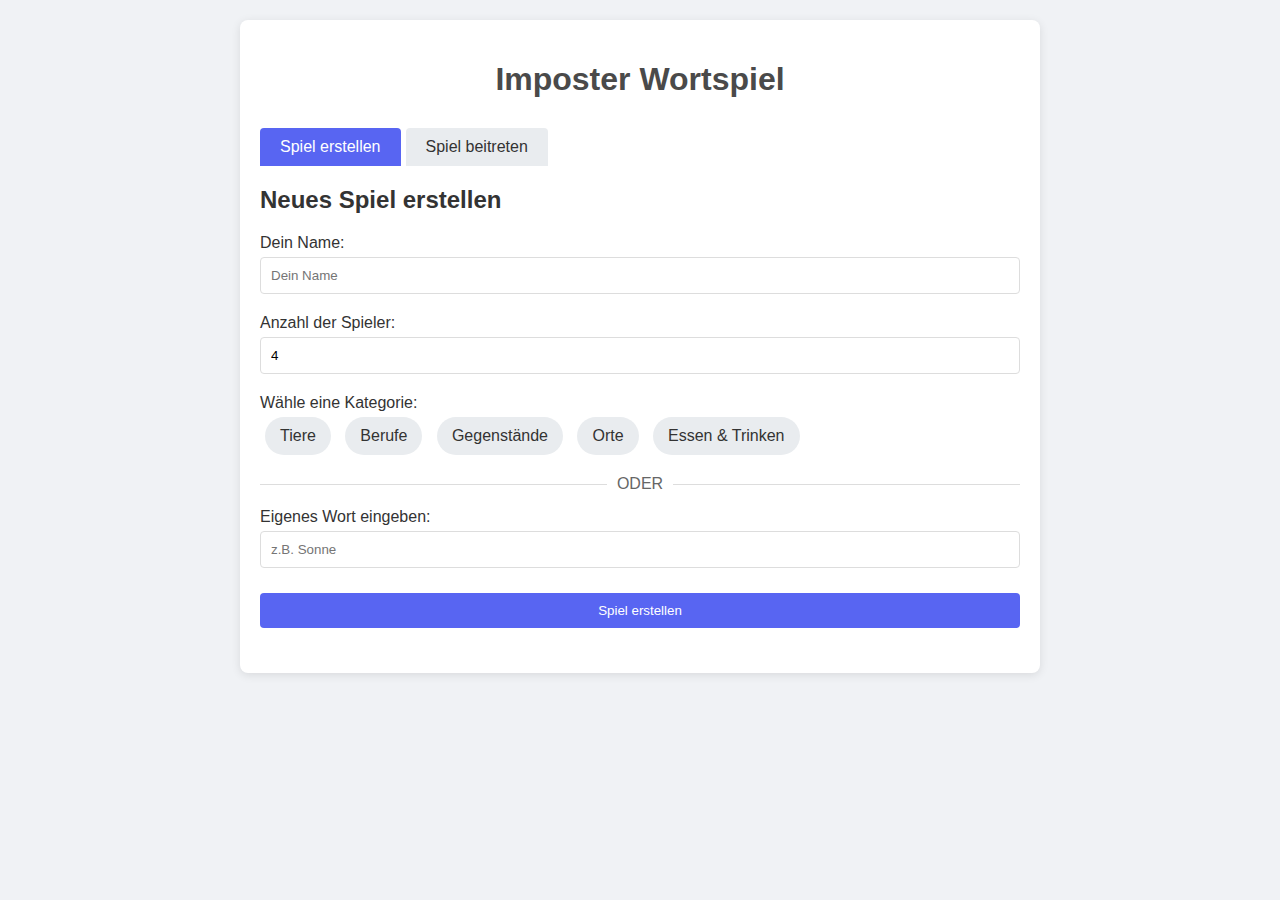
<file: imposter-game.html>
<!DOCTYPE html>
<html lang="de">
<head>
    <meta charset="UTF-8">
    <meta name="viewport" content="width=device-width, initial-scale=1.0">
    <title>Imposter Wortspiel</title>
    <style>
        body {
            font-family: 'Segoe UI', Tahoma, Geneva, Verdana, sans-serif;
            max-width: 800px;
            margin: 0 auto;
            padding: 20px;
            background-color: #f0f2f5;
            color: #333;
        }
        .container {
            background-color: white;
            border-radius: 8px;
            padding: 20px;
            box-shadow: 0 2px 10px rgba(0, 0, 0, 0.1);
        }
        h1 {
            color: #4a4a4a;
            text-align: center;
            margin-bottom: 30px;
        }
        .section {
            margin-bottom: 20px;
        }
        input, button, select {
            padding: 10px;
            margin: 5px 0;
            border-radius: 4px;
            border: 1px solid #ddd;
            width: 100%;
            box-sizing: border-box;
        }
        button {
            background-color: #5865F2;
            color: white;
            border: none;
            cursor: pointer;
            transition: background-color 0.3s;
        }
        button:hover {
            background-color: #4752C4;
        }
        .hidden {
            display: none;
        }
        .role-display {
            margin-top: 20px;
            padding: 15px;
            border-radius: 6px;
            text-align: center;
            font-size: 18px;
        }
        .normal-player {
            background-color: #43B581;
            color: white;
        }
        .imposter {
            background-color: #F04747;
            color: white;
        }
        .word-display {
            font-weight: bold;
            font-size: 24px;
            margin: 10px 0;
        }
        .player-list {
            display: flex;
            flex-wrap: wrap;
            gap: 10px;
            margin-top: 15px;
        }
        .player-card {
            background: #eee;
            padding: 8px 12px;
            border-radius: 20px;
            display: inline-block;
        }
        .game-code {
            text-align: center;
            font-size: 24px;
            font-weight: bold;
            margin: 15px 0;
            padding: 10px;
            background: #e9ecef;
            border-radius: 4px;
        }
        .tabs {
            display: flex;
            margin-bottom: 20px;
        }
        .tab {
            padding: 10px 20px;
            cursor: pointer;
            background: #e9ecef;
            border-radius: 4px 4px 0 0;
            margin-right: 5px;
        }
        .tab.active {
            background: #5865F2;
            color: white;
        }
        .form-group {
            margin-bottom: 15px;
        }
        .small-text {
            font-size: 12px;
            color: #666;
        }
        .info-block {
            background: #e9ecef;
            padding: 15px;
            border-radius: 4px;
            margin: 15px 0;
        }
        .category-select {
            margin-bottom: 15px;
        }
        .category-option {
            display: inline-block;
            margin: 5px;
            padding: 10px 15px;
            background: #e9ecef;
            border-radius: 20px;
            cursor: pointer;
            transition: all 0.3s;
        }
        .category-option:hover {
            background: #d0d7de;
        }
        .category-option.selected {
            background: #5865F2;
            color: white;
        }
        .word-selection {
            display: flex;
            flex-direction: column;
            gap: 10px;
            margin-top: 15px;
        }
        .or-divider {
            text-align: center;
            margin: 15px 0;
            position: relative;
        }
        .or-divider:before {
            content: '';
            position: absolute;
            top: 50%;
            left: 0;
            right: 0;
            height: 1px;
            background: #ddd;
        }
        .or-divider span {
            background: white;
            padding: 0 10px;
            position: relative;
            color: #666;
        }
    </style>
</head>
<body>
    <div class="container">
        <h1>Imposter Wortspiel</h1>
        
        <div class="tabs">
            <div class="tab active" id="hostTab">Spiel erstellen</div>
            <div class="tab" id="joinTab">Spiel beitreten</div>
        </div>
        
        <!-- Host Game Section -->
        <div class="section" id="hostSection">
            <h2>Neues Spiel erstellen</h2>
            
            <div class="form-group">
                <label for="hostName">Dein Name:</label>
                <input type="text" id="hostName" placeholder="Dein Name">
            </div>
            
            <div class="form-group">
                <label for="playerCount">Anzahl der Spieler:</label>
                <input type="number" id="playerCount" min="3" value="4">
            </div>
            
            <div class="form-group">
                <label>Wähle eine Kategorie:</label>
                <div class="category-select" id="categorySelect">
                    <div class="category-option" data-category="tiere">Tiere</div>
                    <div class="category-option" data-category="berufe">Berufe</div>
                    <div class="category-option" data-category="gegenstaende">Gegenstände</div>
                    <div class="category-option" data-category="orte">Orte</div>
                    <div class="category-option" data-category="essen">Essen & Trinken</div>
                </div>
            </div>
            
            <div class="or-divider">
                <span>ODER</span>
            </div>
            
            <div class="form-group">
                <label for="wordInput">Eigenes Wort eingeben:</label>
                <input type="text" id="wordInput" placeholder="z.B. Sonne">
            </div>
            
            <button id="createGameBtn">Spiel erstellen</button>
            
            <div class="info-block hidden" id="gameCodeSection">
                <p>Teile diesen Code mit deinen Mitspielern:</p>
                <div class="game-code" id="gameCodeDisplay"></div>
                <p class="small-text">Die Spieler können mit diesem Code dem Spiel beitreten.</p>
                
                <h3>Spielerliste:</h3>
                <div class="player-list" id="hostPlayerList">
                    <!-- Player list will be generated here -->
                </div>
                
                <button id="startGameBtn" class="hidden">Spiel starten</button>
            </div>
        </div>
        
        <!-- Join Game Section (Initially Hidden) -->
        <div class="section hidden" id="joinSection">
            <h2>Einem Spiel beitreten</h2>
            
            <div class="form-group">
                <label for="playerName">Dein Name:</label>
                <input type="text" id="playerName" placeholder="Dein Name">
            </div>
            
            <div class="form-group">
                <label for="gameCodeInput">Spiel-Code:</label>
                <input type="text" id="gameCodeInput" placeholder="z.B. ABC123">
            </div>
            
            <button id="joinGameBtn">Spiel beitreten</button>
            
            <div class="info-block hidden" id="waitingRoomSection">
                <h3>Warte auf Spielstart...</h3>
                <p>Der Spielleiter wird das Spiel bald starten.</p>
                
                <h3>Spielerliste:</h3>
                <div class="player-list" id="joinPlayerList">
                    <!-- Player list will be generated here -->
                </div>
            </div>
        </div>
        
        <!-- Game View Section (Initially Hidden) -->
        <div class="section hidden" id="gameSection">
            <h2>Spiel läuft</h2>
            
            <div class="role-display" id="playerRoleDisplay">
                <!-- Role will be displayed here -->
            </div>
            
            <h3>Spielerliste:</h3>
            <div class="player-list" id="gamePlayerList">
                <!-- Player list will be generated here -->
            </div>
            
            <button id="newGameBtn">Neues Spiel</button>
        </div>
    </div>

    <script>
        // Word categories
        const wordCategories = {
            tiere: [
                "Elefant", "Pinguin", "Giraffe", "Löwe", "Tiger", "Zebra", "Känguru", "Nashorn", 
                "Koala", "Panda", "Delfin", "Wal", "Hai", "Frosch", "Schildkröte", "Adler", 
                "Papagei", "Flamingo", "Krokodil", "Gorilla", "Eisbär", "Wolf", "Fuchs", 
                "Igel", "Eichhörnchen", "Biber", "Otter", "Fledermaus"
            ],
            berufe: [
                "Arzt", "Lehrer", "Koch", "Feuerwehrmann", "Polizist", "Pilot", "Architekt", 
                "Designer", "Programmierer", "Schauspieler", "Musiker", "Künstler", "Anwalt", 
                "Richter", "Journalist", "Fotograf", "Bäcker", "Gärtner", "Tischler", "Elektriker", 
                "Friseur", "Mechaniker", "Schneider", "Zahnarzt", "Tierarzt", "Krankenpfleger"
            ],
            gegenstaende: [
                "Stuhl", "Tisch", "Lampe", "Uhr", "Buch", "Stift", "Handy", "Computer", "Fernseher", 
                "Kamera", "Brille", "Schlüssel", "Tasche", "Schirm", "Geldbörse", "Schere", "Tasse", 
                "Flasche", "Messer", "Gabel", "Löffel", "Teller", "Vase", "Kissen", "Decke", "Spiegel", 
                "Kerze", "Bild", "Ring", "Kette", "Mütze", "Schal"
            ],
            orte: [
                "Strand", "Berg", "Wald", "Wüste", "Insel", "Stadt", "Dorf", "Park", "Zoo", "Museum", 
                "Kino", "Theater", "Restaurant", "Café", "Bahnhof", "Flughafen", "Hafen", "Schule", 
                "Universität", "Krankenhaus", "Hotel", "Supermarkt", "Bibliothek", "Schwimmbad", 
                "Fitnessstudio", "Büro", "Fabrik", "Bauernhof", "Schloss", "Kirche"
            ],
            essen: [
                "Pizza", "Burger", "Pasta", "Sushi", "Schokolade", "Eis", "Kuchen", "Brot", "Käse", 
                "Suppe", "Salat", "Steak", "Fisch", "Hühnchen", "Reis", "Kartoffel", "Apfel", "Banane", 
                "Orange", "Erdbeere", "Tomate", "Gurke", "Karotte", "Kaffee", "Tee", "Saft", "Wasser", 
                "Bier", "Wein", "Milch"
            ]
        };
        
        // Game state
        const gameState = {
            gameCode: '',
            word: '',
            category: '',
            players: [],
            imposterIndex: -1,
            started: false,
            currentPlayerName: ''
        };
        
        // DOM Elements
        const hostTab = document.getElementById('hostTab');
        const joinTab = document.getElementById('joinTab');
        const hostSection = document.getElementById('hostSection');
        const joinSection = document.getElementById('joinSection');
        const gameSection = document.getElementById('gameSection');
        
        const hostName = document.getElementById('hostName');
        const playerCount = document.getElementById('playerCount');
        const categorySelect = document.getElementById('categorySelect');
        const wordInput = document.getElementById('wordInput');
        const createGameBtn = document.getElementById('createGameBtn');
        
        const gameCodeSection = document.getElementById('gameCodeSection');
        const gameCodeDisplay = document.getElementById('gameCodeDisplay');
        const hostPlayerList = document.getElementById('hostPlayerList');
        const startGameBtn = document.getElementById('startGameBtn');
        
        const playerName = document.getElementById('playerName');
        const gameCodeInput = document.getElementById('gameCodeInput');
        const joinGameBtn = document.getElementById('joinGameBtn');
        
        const waitingRoomSection = document.getElementById('waitingRoomSection');
        const joinPlayerList = document.getElementById('joinPlayerList');
        
        const playerRoleDisplay = document.getElementById('playerRoleDisplay');
        const gamePlayerList = document.getElementById('gamePlayerList');
        const newGameBtn = document.getElementById('newGameBtn');
        
        // Set up category selection
        const categoryOptions = categorySelect.querySelectorAll('.category-option');
        categoryOptions.forEach(option => {
            option.addEventListener('click', () => {
                // Toggle selection
                categoryOptions.forEach(opt => opt.classList.remove('selected'));
                option.classList.add('selected');
                gameState.category = option.dataset.category;
            });
        });
        
        // Tab navigation
        hostTab.addEventListener('click', () => {
            hostTab.classList.add('active');
            joinTab.classList.remove('active');
            hostSection.classList.remove('hidden');
            joinSection.classList.add('hidden');
        });
        
        joinTab.addEventListener('click', () => {
            joinTab.classList.add('active');
            hostTab.classList.remove('active');
            joinSection.classList.remove('hidden');
            hostSection.classList.add('hidden');
        });
        
        // Create game function (Host)
        createGameBtn.addEventListener('click', () => {
            const name = hostName.value.trim();
            const count = parseInt(playerCount.value);
            const customWord = wordInput.value.trim();
            
            if (name === '') {
                alert('Bitte gib deinen Namen ein.');
                return;
            }
            
            if (count < 3) {
                alert('Es müssen mindestens 3 Spieler sein.');
                return;
            }
            
            // Check if either category is selected or custom word is entered
            if (!gameState.category && customWord === '') {
                alert('Bitte wähle eine Kategorie oder gib ein eigenes Wort ein.');
                return;
            }
            
            // Generate a random game code
            gameState.gameCode = generateGameCode();
            
            // Set the word - either custom or random from selected category
            if (customWord !== '') {
                gameState.word = customWord;
            } else {
                const categoryWords = wordCategories[gameState.category];
                gameState.word = categoryWords[Math.floor(Math.random() * categoryWords.length)];
            }
            
            gameState.players = [name]; // Host is first player
            gameState.currentPlayerName = name;
            
            // Display the game code
            gameCodeDisplay.textContent = gameState.gameCode;
            gameCodeSection.classList.remove('hidden');
            
            // Update player list
            updateHostPlayerList();
            
            // Show start button when there are enough players
            if (gameState.players.length >= 3) {
                startGameBtn.classList.remove('hidden');
            }
            
            // In a real implementation, you would set up server communication here
            // For demonstration, we'll simulate players joining
            simulatePlayersJoining();
        });
        
        // Join game function (Player)
        joinGameBtn.addEventListener('click', () => {
            const name = playerName.value.trim();
            const code = gameCodeInput.value.trim().toUpperCase();
            
            if (name === '') {
                alert('Bitte gib deinen Namen ein.');
                return;
            }
            
            if (code === '') {
                alert('Bitte gib den Spiel-Code ein.');
                return;
            }
            
            // Check if game code exists (in a real app, this would be a server check)
            if (code !== gameState.gameCode) {
                alert('Ungültiger Spiel-Code. Bitte überprüfe den Code und versuche es erneut.');
                return;
            }
            
            // Add player to the game
            if (!gameState.players.includes(name)) {
                gameState.players.push(name);
                gameState.currentPlayerName = name;
                
                // Show waiting room
                waitingRoomSection.classList.remove('hidden');
                updateJoinPlayerList();
                
                // If the game has already started, show the game view
                if (gameState.started) {
                    showGameView();
                }
                
                // Update host view (in a real app, this would be via server)
                updateHostPlayerList();
                
                if (gameState.players.length >= 3) {
                    startGameBtn.classList.remove('hidden');
                }
            } else {
                alert('Dieser Name wird bereits verwendet. Bitte wähle einen anderen Namen.');
            }
        });
        
        // Start game function
        startGameBtn.addEventListener('click', () => {
            if (gameState.players.length < 3) {
                alert('Es müssen mindestens 3 Spieler sein, um das Spiel zu starten.');
                return;
            }
            
            // Assign imposter randomly
            gameState.imposterIndex = Math.floor(Math.random() * gameState.players.length);
            gameState.started = true;
            
            // Show game view for host
            showGameView();
            
            // In a real app, notify all players that the game has started
            // For demonstration, we'll just simulate it
            console.log('Game started! Imposter is:', gameState.players[gameState.imposterIndex]);
        });
        
        // New game function
        newGameBtn.addEventListener('click', () => {
            // Reset game state
            gameState.gameCode = '';
            gameState.word = '';
            gameState.category = '';
            gameState.players = [];
            gameState.imposterIndex = -1;
            gameState.started = false;
            
            // Show host section
            hostSection.classList.remove('hidden');
            joinSection.classList.add('hidden');
            gameSection.classList.add('hidden');
            gameCodeSection.classList.add('hidden');
            waitingRoomSection.classList.add('hidden');
            
            // Clear inputs and selections
            wordInput.value = '';
            gameCodeInput.value = '';
            categoryOptions.forEach(opt => opt.classList.remove('selected'));
            
            // Reset tabs
            hostTab.classList.add('active');
            joinTab.classList.remove('active');
        });
        
        // Helper functions
        function generateGameCode() {
            const characters = 'ABCDEFGHIJKLMNOPQRSTUVWXYZ0123456789';
            let code = '';
            for (let i = 0; i < 6; i++) {
                code += characters.charAt(Math.floor(Math.random() * characters.length));
            }
            return code;
        }
        
        function updateHostPlayerList() {
            hostPlayerList.innerHTML = '';
            gameState.players.forEach(player => {
                const playerCard = document.createElement('div');
                playerCard.classList.add('player-card');
                playerCard.textContent = player;
                hostPlayerList.appendChild(playerCard);
            });
        }
        
        function updateJoinPlayerList() {
            joinPlayerList.innerHTML = '';
            gameState.players.forEach(player => {
                const playerCard = document.createElement('div');
                playerCard.classList.add('player-card');
                playerCard.textContent = player;
                joinPlayerList.appendChild(playerCard);
            });
        }
        
        function updateGamePlayerList() {
            gamePlayerList.innerHTML = '';
            gameState.players.forEach(player => {
                const playerCard = document.createElement('div');
                playerCard.classList.add('player-card');
                playerCard.textContent = player;
                gamePlayerList.appendChild(playerCard);
            });
        }
        
        function showGameView() {
            hostSection.classList.add('hidden');
            joinSection.classList.add('hidden');
            gameSection.classList.remove('hidden');
            
            // Display role based on player
            const playerIndex = gameState.players.indexOf(gameState.currentPlayerName);
            
            playerRoleDisplay.classList.remove('normal-player', 'imposter');
            
            if (playerIndex === gameState.imposterIndex) {
                playerRoleDisplay.classList.add('imposter');
                playerRoleDisplay.innerHTML = `
                    <p>Du bist der <strong>IMPOSTER</strong>!</p>
                    <p>Alle anderen Spieler kennen ein geheimes Wort, das du erraten musst.</p>
                    <p>Höre gut zu und versuche nicht aufzufallen!</p>
                `;
            } else {
                playerRoleDisplay.classList.add('normal-player');
                playerRoleDisplay.innerHTML = `
                    <p>Du bist ein <strong>normaler Spieler</strong>!</p>
                    <p>Das geheime Wort ist: <span class="word-display">${gameState.word}</span></p>
                    <p>Beschreibe das Wort, ohne es direkt zu nennen. Versuche den Imposter zu erkennen!</p>
                `;
            }
            
            updateGamePlayerList();
        }
        
        // For demonstration purposes only (simulating player join)
        function simulatePlayersJoining() {
            // This is just for the demo to show how players would join
            // In a real app, players would join via network
            const demoPlayers = ['Anna', 'Ben', 'Carla', 'David', 'Emma'];
            const playersToAdd = Math.min(parseInt(playerCount.value) - 1, demoPlayers.length);
            
            for (let i = 0; i < playersToAdd; i++) {
                // Add player after a random delay
                setTimeout(() => {
                    const newPlayer = demoPlayers[i];
                    if (!gameState.players.includes(newPlayer)) {
                        gameState.players.push(newPlayer);
                        updateHostPlayerList();
                        
                        if (gameState.players.length >= 3) {
                            startGameBtn.classList.remove('hidden');
                        }
                    }
                }, 1000 + Math.random() * 2000);
            }
        }
    </script>
</body>
</html>
</file>
